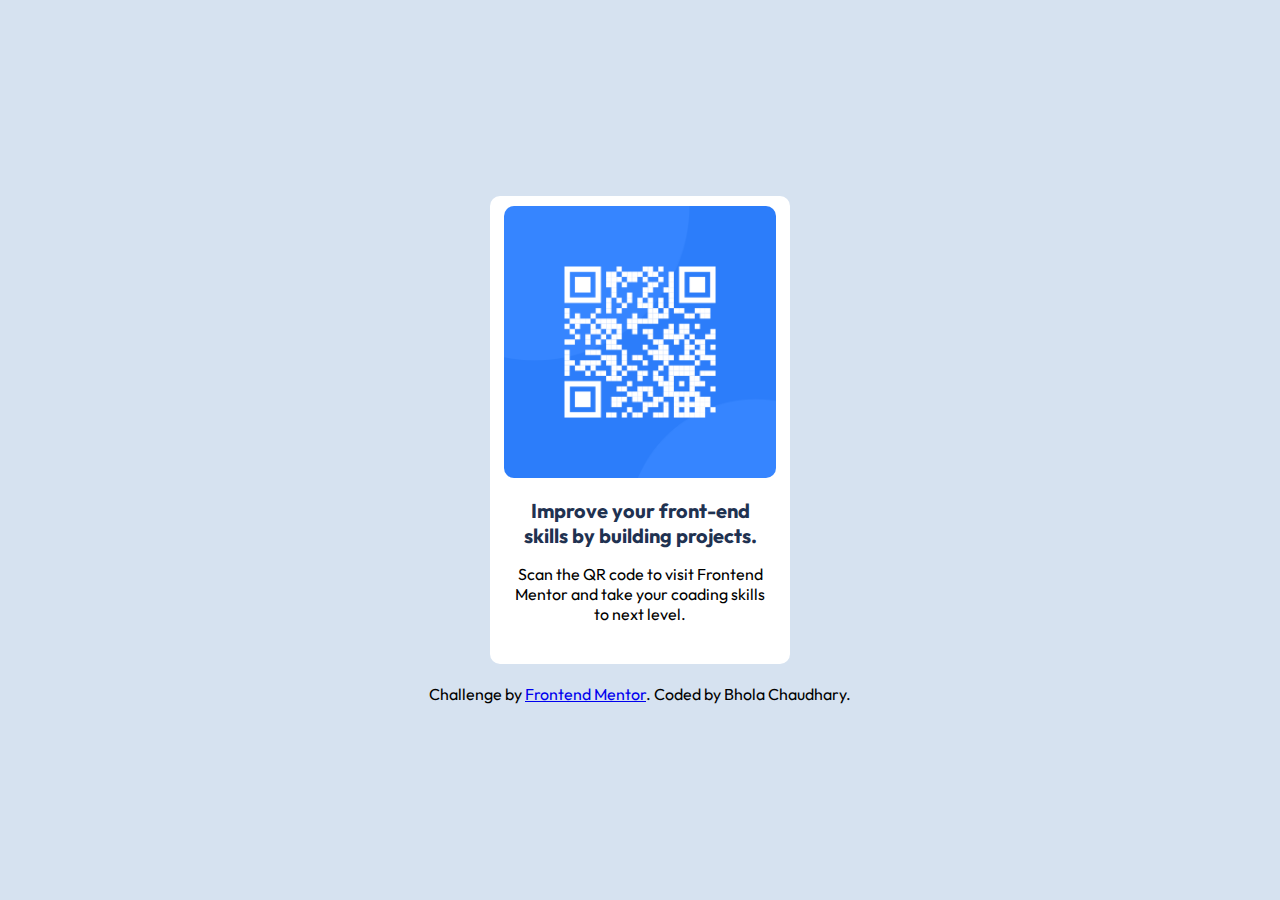
<file: First_Project/index.html>
<!DOCTYPE html>
<html lang="en">
<head>
    <meta charset="UTF-8">
    <meta name="viewport" content="width=device-width, initial-scale=1.0">
    <title>First Project Of Responsive Design</title>
    <link rel="icon" href="https://media.geeksforgeeks.org/wp-content/cdn-uploads/gfg_200X200.png" type="image/x-icon"/>
    <link rel="stylesheet" href="style.css">
</head>
<body>

    <div id="main">


        <div id="card">
            <img src="./images/image-qr-code.png" alt="">
            <h2>Improve your front-end skills by building projects.</h2>
            <p>Scan the QR code to visit Frontend Mentor and take your coading skills to next level.</p>
        </div>


        <footer>
            <p class="attribution">
              Challenge by <a href="https://www.frontendmentor.io?ref=challenge" target="_blank">Frontend Mentor</a>. 
              Coded by Bhola Chaudhary.
            </p>
          </footer>
    </div>

</body>
</html>
</file>
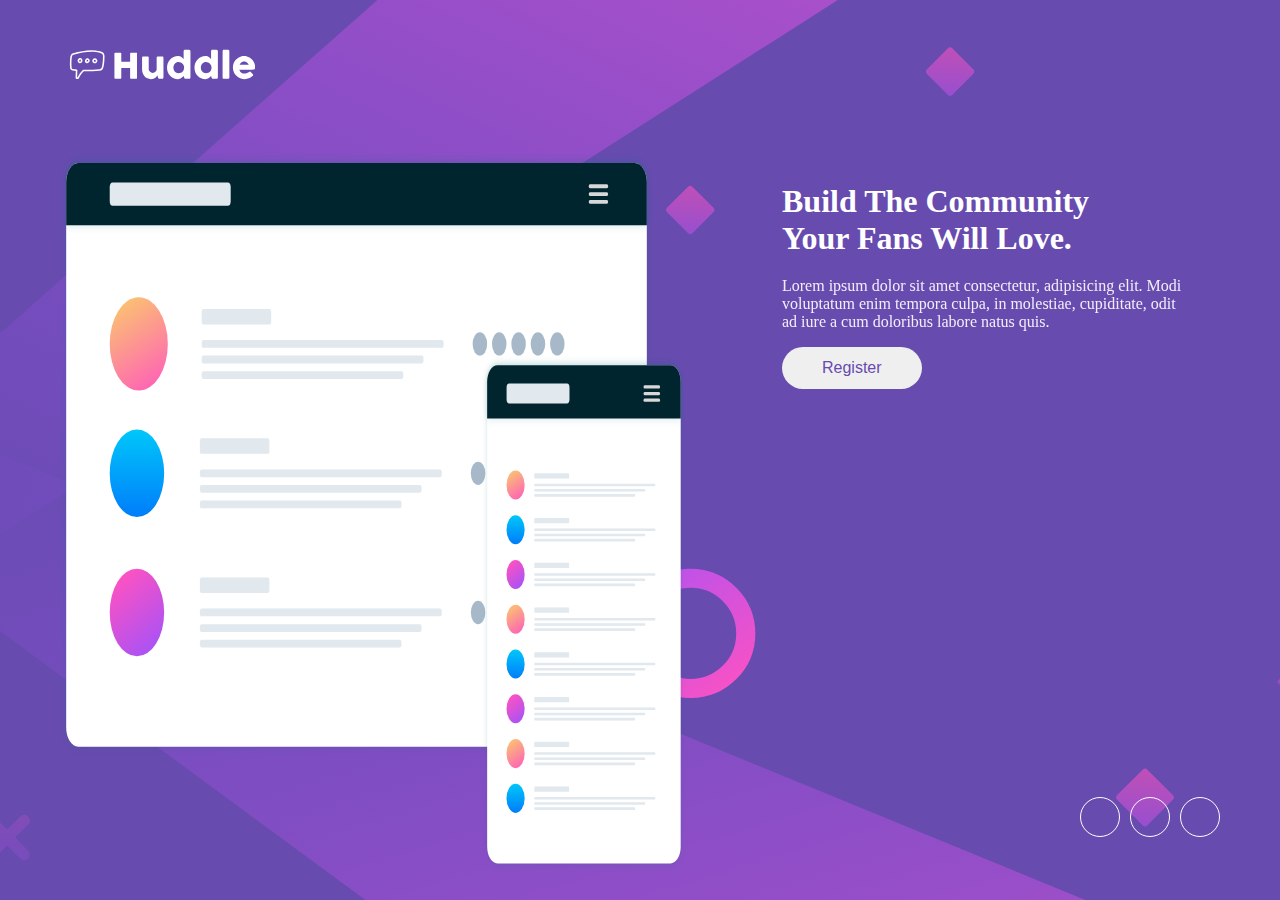
<file: Second_Project/index.html>
<!DOCTYPE html>
<html lang="en">
<head>
  <meta charset="UTF-8">
  <meta name="viewport" content="width=device-width, initial-scale=1.0"> <!-- displays site properly based on user's device -->
  <link rel="icon" type="image/png" sizes="32x32" href="./images/favicon-32x32.png">
  <title>Frontend Mentor | Huddle landing page with single introductory section</title>
  <link rel="stylesheet" href="style.css">
  <link rel="stylesheet" href="https://cdnjs.cloudflare.com/ajax/libs/font-awesome/6.5.2/css/all.min.css" integrity="sha512-SnH5WK+bZxgPHs44uWIX+LLJAJ9/2PkPKZ5QiAj6Ta86w+fsb2TkcmfRyVX3pBnMFcV7oQPJkl9QevSCWr3W6A==" crossorigin="anonymous" referrerpolicy="no-referrer" />
</head>

<body>

  <div id="main">
    <div class="logo">
      <img src="./images/logo.svg" alt="">
    </div>
    <div class="content">
      <div class="imgdiv">
        <img src="./images/illustration-mockups.svg" alt="">
      </div>
      <div class="dets">
        <h1>Build The Community <br> Your Fans Will Love.</h3>
        <p>Lorem ipsum dolor sit amet consectetur, adipisicing elit. Modi voluptatum enim tempora culpa, in molestiae, cupiditate, odit ad iure a cum doloribus labore natus quis.</p>
        <div class="btn">
          <button>Register</button>
        </div>
        <div class="icons">
          <i class="fa-brands fa-facebook"></i>
          <i class="fa-brands fa-twitter"></i>
          <i class="fa-brands fa-instagram"></i>
        </div>
      </div>
    </div>
  </div>

</body>
</html>
</file>
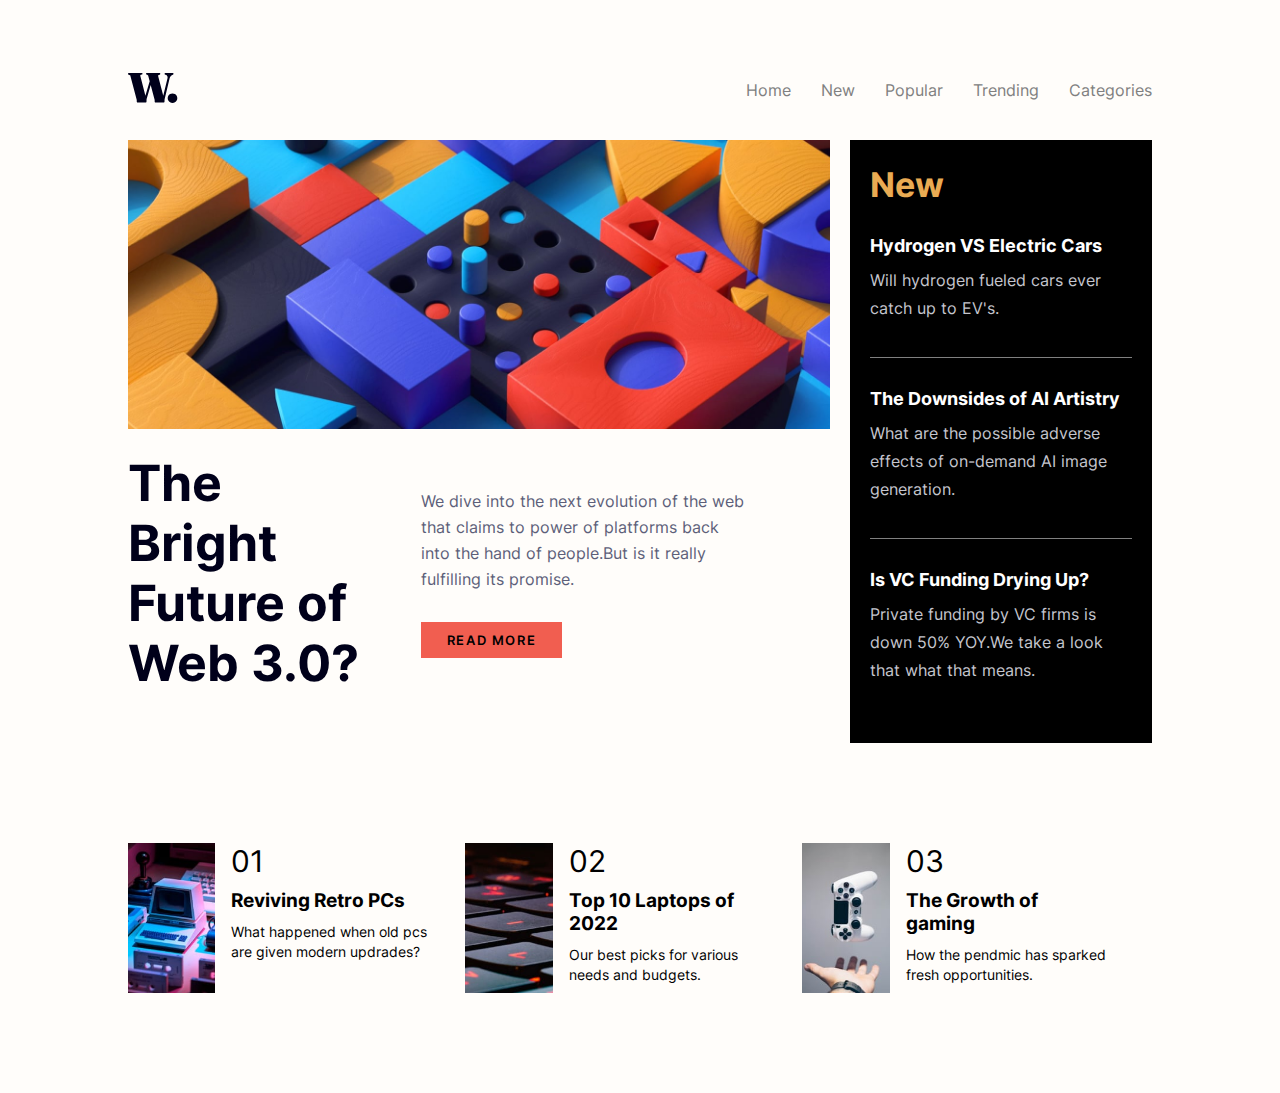
<file: Third_Project/index.html>
<!DOCTYPE html>
<html lang="en">
<head>
  <meta charset="UTF-8">
  <meta name="viewport" content="width=device-width, initial-scale=1.0">
  <title>Third Responsive Project</title>
  <link rel="stylesheet" href="style.css">
</head>
<body>
  <div id="main">

    <nav class="navbar">
      <div class="logo">
        <img src="./assets/images/logo.svg" alt="">
      </div>
      <div class="links">
        <a href="#">Home</a>
        <a href="#">New</a>
        <a href="#">Popular</a>
        <a href="#">Trending</a>
        <a href="#">Categories</a>
      </div>
    </nav>

    <section class="section1">
      <div class="content1">
        <div class="imgdiv">
          <img src="./assets/images/image-web-3-desktop.jpg" alt="">
        </div>
        <div class="content-div">
          <div class="heading">
            <h1>The Bright Future of Web 3.0?</h1>
          </div>
          <div class="content-box">
            <p>We dive into the next evolution of the web that claims to power of platforms back into the hand of people.But is it really fulfilling its promise.</p>
            <button>Read More</button>
          </div>
        </div>
      </div>
      <div class="content2">
        <h2>New</h2>
        <div class="elem">
          <h4>Hydrogen VS Electric Cars</h4>
          <p>Will hydrogen fueled cars ever catch up to EV's.</p>
        </div>
        <div class="elem">
          <h4>The Downsides of AI Artistry</h4>
          <p>What are the possible adverse effects of on-demand AI image generation.</p>
        </div>
        <div class="elem">
          <h4>Is VC Funding Drying Up?</h4>
          <p>Private funding by VC firms is down 50% YOY.We take a look that what that means.</p>
        </div>
      </div>
    </section>

    <section class="image-description">
      <div class="desc-box">
        <div class="img-box">
          <img src="./assets/images/image-retro-pcs.jpg" alt="">
        </div>
        <div class="para-box">
          <p>01</p>
          <h3>Reviving Retro PCs</h3>
          <p>What happened when old pcs are given modern updrades?</p>
        </div>
      </div>
      <div class="desc-box">
        <div class="img-box">
          <img src="./assets/images/image-top-laptops.jpg" alt="">
        </div>
        <div class="para-box">
          <p>02</p>
          <h3>Top 10 Laptops of 2022</h3>
          <p>Our best picks for various needs and budgets.</p>
        </div>
      </div>
      <div class="desc-box">
        <div class="img-box">
          <img src="./assets/images/image-gaming-growth.jpg" alt="">
        </div>
        <div class="para-box">
          <p>03</p>
          <h3>The Growth of gaming</h3>
          <p>How the pendmic has sparked fresh opportunities.</p>
        </div>
      </div>
    </section>

  </div>
</body>
</html>
</file>
<file: First_Project/style.css>
@import url('https://fonts.googleapis.com/css2?family=Outfit:wght@100..900&display=swap');
*{
    margin: 0;
    padding: 0;
    box-sizing: border-box;
    font-family: "Outfit", sans-serif;
}
html,body{
    width: 100%;
    height: 100%;
}
#main{
    width: 100%;
    height: 100%;
    background-color: hsl(212, 45%, 89%);
    display: flex;
    flex-direction: column;
    align-items: center;
    justify-content: center;
}
#card{
    width: 300px;
    min-height: 300px;
    padding: 10px 14px;
    background-color: hsl(0, 0%, 100%);
    border-radius: 10px;
}
#card img{
    width: 100%;
    border-radius: 10px;
}
#card h2{
    font-size: 20px;
    font-family: 400;
    padding: 16px 10px;
    text-align: center;
    color: hsl(218, 44%, 22%);
}
#card p{
    padding: 0px 10px;
    padding-bottom: 30px;
    font-size: 16px;
    text-align: center;
}
footer{
    padding-top: 20px;
}
</file>
<file: Second_Project/style.css>
*{
    margin: 0;
    padding: 0;
    box-sizing: border-box;
}

html,body{
    width: 100%;
    height: 100%;
}
#main{
    width: 100%;
    height: 100%;
    background-image: url(./images/bg-desktop.svg);
    background-position: center;
    background-size: cover;
    background-color: hsl(257, 40%, 49%);
    padding: 40px 60px;
}
.logo img{
    width: 250px;
}
.content{
    width: 100%;
    height: 95%;
    padding-top: 60px;
    display: flex;
    align-items: center;
}
.content .imgdiv{
    width: 60%;
    height: 100%;
}
.content .imgdiv img{
    width: 90%;
    height: 100%;
}
.content .dets{
    width: 40%;
    height: 100%;
    padding: 30px 26px;
    position: relative;
}
.dets h1{
    font-family: poppins;
    font-weight: 400;
    color: #fff;
    font-size: 40px;
}
.dets p{
    padding-top: 20px;
    color: #fff;
    font-family: poppins;
    font-weight: 400;
    opacity: .9;
}
.dets .btn{
    width: 100%;
    margin-top: 16px;
    /* text-align: center; */
}
.btn button{
    padding: 12px 40px;
    border-radius: 24px;
    border: none;
    font-size: 16px;
    color: hsl(257, 40%, 49%);
}
.dets .icons{
    display: flex;
    gap: 10px;
    position: absolute;
    justify-content: flex-end;
    bottom: 5%;
    right: 0%;
}
.dets .icons i{
    color: white;
    width: 40px;
    height: 40px;
    border-radius: 50%;
    border: 1px solid white;
    display: flex;
    align-items: center;
    justify-content: center;
    font-size: 22px;
    background-color: transparent;
    cursor: pointer;
}

@media(max-width:350px){
    #main{
        padding: 20px;
    }
    .content{
        width: 100%;
        height: 90%;
        flex-direction: column;
        padding-top: 40px;
    }
    .logo img{
        width: 130px;
    }
    .content .imgdiv{
        width: 100%;
        height: 50%;
    }
    .imgdiv img{
        width: 100%;
        height: 100%;
    }
    .content .dets{
        width: 100%;
        height: 50%;
        padding: 10px;
    }
    .dets h1{
        text-align: center;
        font-size: 20px;
        font-weight: 600;
    }
    .dets p{
        text-align: center;
        font-size: 12px;
    }
    .dets .btn{
        text-align: center;
        width: 100%;
    }
    .btn button{
        padding: 12px 60px;
        font-size: 12px;
    }
    .dets .icons{
        top: 100%;
        left: 60%;
        transform: translate(-100%,-60%);
    }
    .dets .icons i{
        width: 25px;
        height: 25px;
        font-size: 15px;
    }
}

@media(max-width:600px) and (min-width:350px){
    #main{
        padding: 20px;
    }
    .content{
        width: 100%;
        height: 90%;
        flex-direction: column;
        padding-top: 40px;
    }
    .logo img{
        width: 130px;
    }
    .content .imgdiv{
        width: 100%;
        height: 50%;
        padding: 0px;
    }
    .imgdiv img{
        width: 100%;
        height: 100%;
    }
    .content .dets{
        width: 80%;
        height: 50%;
        padding: 10px;
    }
    .dets h1{
        text-align: center;
        font-size: 20px;
        font-weight: 600;
    }
    .dets p{
        text-align: center;
        font-size: 14px;
    }
    .dets .btn{
        text-align: center;
        width: 100%;
    }
    .btn button{
        width: 60%;
        padding: 12px 60px;
        font-size: 12px;
    }
    .dets .icons{
        top: 100%;
        left: 60%;
        transform: translate(-100%,-60%);
    }
    .dets .icons i{
        width: 28px;
        height: 28px;
        font-size: 18px;
    }
}

@media(max-width:1000px) and (min-width:600px){
    #main{
        padding: 20px;
    }
    .content{
        width: 100%;
        height: 90%;
        flex-direction: column;
        padding-top: 40px;
    }
    .logo img{
        width: 150px;
    }
    .content .imgdiv{
        width: 100%;
        height: 60%;
        padding: 0px 30px;
    }
    .imgdiv img{
        width: 100%;
        height: 100%;
    }
    .content .dets{
        width: 80%;
        height: 40%;
        padding: 10px;
    }
    .dets h1{
        text-align: center;
        font-size: 20px;
        font-weight: 600;
    }
    .dets p{
        text-align: center;
        font-size: 14px;
    }
    .dets .btn{
        text-align: center;
        width: 100%;
    }
    .btn button{
        width: 60%;
        padding: 12px 60px;
        font-size: 12px;
    }
    .dets .icons{
        top: 100%;
        left: 60%;
        transform: translate(-100%,-60%);
    }
    .dets .icons i{
        width: 30px;
        height: 30px;
        font-size: 20px;
    }
}

@media(max-width:1280px) and (min-width:1000px){
    .logo img{
        width: 200px;
    }
    .dets h1{
        font-size: 32px;
        font-weight: 600;
    }
    .logo p{
        font-size: 22px;
    }
}
</file>
<file: Third_Project/style.css>
@font-face {
    font-family: china;
    src: url(./assets/fonts/Inter-VariableFont_slnt\,wght.ttf);
}

*{
    margin: 0;
    padding: 0;
    box-sizing: border-box;
    font-family: china;
}
html,body{
    width: 100%;
    height: 100%;
    background-color: hsl(36, 100%, 99%);
}
#main{
    width: 80%;
    min-height: 100vh;
    margin: 0px auto;
    /* border: 1px solid black; */
    padding-top: 40px;
}
.navbar{
    width: 100%;
    height: 100px;
    display: flex;
    align-items: center;
    justify-content: space-between;
    padding: 8px 0px;
}
.navbar .logo img{
    width: 50px;
}
.navbar .links{
    display: flex;
    align-items: center;
    gap: 30px;
}
.navbar .links a{
    text-decoration: none;
    color: gray;
}
.navbar .links a:hover{
    color: hsl(35, 77%, 62%);
}
.section1{
    width: 100%;
    height: calc(100% - 100px);
    display: flex;
    gap: 20px;
}
.content1{
    width: 70%;
    height: 100%;
}
.content1 .imgdiv{
    width: 100%;
    height: 60%;
}
.content1 .imgdiv img{
    width: 100%;
    height: 100%;
}
.content1 .content-div{
    width: 100%;
    height: 40%;
    display: flex;
    align-items: center;
    gap: 20px;
    padding-top: 20px;
}
.content-div .heading{
    width: 40%;
    height: 100%;
}
.heading h1{
    width: 90%;
    font-size: 50px;
    color: hsl(240, 100%, 5%);
}
.content-div .content-box{
    width: 60%;
    height: 100%;
    color: hsl(236, 13%, 42%);
}
.content-box p{
    width: 80%;
    line-height: 26px;
}
.content-box button{
    margin-top: 30px;
    padding: 10px 26px;
    border: none;
    text-transform: uppercase;
    letter-spacing: 1.6px;
    font-weight: 600;
    background-color: hsl(5, 85%, 63%);
    transition: all .3s ease-in;
}
.content-box button:hover{
    color: white;
    background-color: black;
    cursor: pointer;
}
.content2{
    width: 30%;
    height: 100%;
    background-color: black;
    color: white;
    padding: 24px 20px;
}
.content2 h2{
    font-size: 34px;
    color: hsl(35, 77%, 62%);
}
.content2 .elem{
    padding-top: 30px;
    padding-bottom: 25px;
    border-bottom: 1px solid grey;
}
.elem h4{
    font-size: 18px;
}
.elem h4:hover{
    cursor: pointer;
    color: hsl(35, 77%, 62%);
}
.elem p{
    padding: 10px 0px;
    font-size: 16px;
    color: hsl(233, 8%, 79%);
    line-height: 28px;
}
.content2 .elem:nth-child(4){
    border: none;
}

.image-description{
    width: 100%;
    padding: 100px 0px;
    display: flex;
    flex-wrap: wrap;
    align-items: center;
    gap: 30px;
}
.desc-box{
    width: 30%;
    display: flex;
    gap: 16px;
}
.desc-box .img-box{
    width: 30%;
    height: 150px;
}
.desc-box .img-box img{
    width: 100%;
    height: 100%;
    object-fit: cover;
    object-position: center;
}
.desc-box .para-box{
    width: 70%;
    height: 100%;
}
.para-box p:nth-child(1){
    font-size: 30px;
    /* color: red; */
}
.para-box h3{
    padding-top: 10px;
}
.para-box p:nth-child(3){
    padding-top: 10px;
    line-height: 20px;
    font-size: 14px;
}
@media(min-width:300px) and (max-width:600px){
    #main{
        width: 100%;
        padding: 20px 20px;
    }
    .navbar .links{
        display: none;
    }
    .navbar .logo img{
        width: 30px;
    }
    .section1{
        height: 100%;
        flex-direction: column;
    }
    .content1{
        width: 100%;
        height: 50%;
    }
    .content1 .imgdiv{
        width: 100%;
        height: 100%;
    }
    .content1 .content-div{
        width: 100%;
        height: 50%;
        flex-direction: column;
    }
    .content-div .heading{
        width: 100%;
        height: 50%;
    }
    .heading h1{
        width: 100%;
    }
    .content-div .content-box{
        width: 100%;
        height: 50%;
    }
    .content-box p{
        width: 100%;
    }
    .content2{
        width: 100%;
    }
    .image-description{
        flex-direction: column;
    }
    .desc-box{
        width: 100%;
    }
}
</file>
